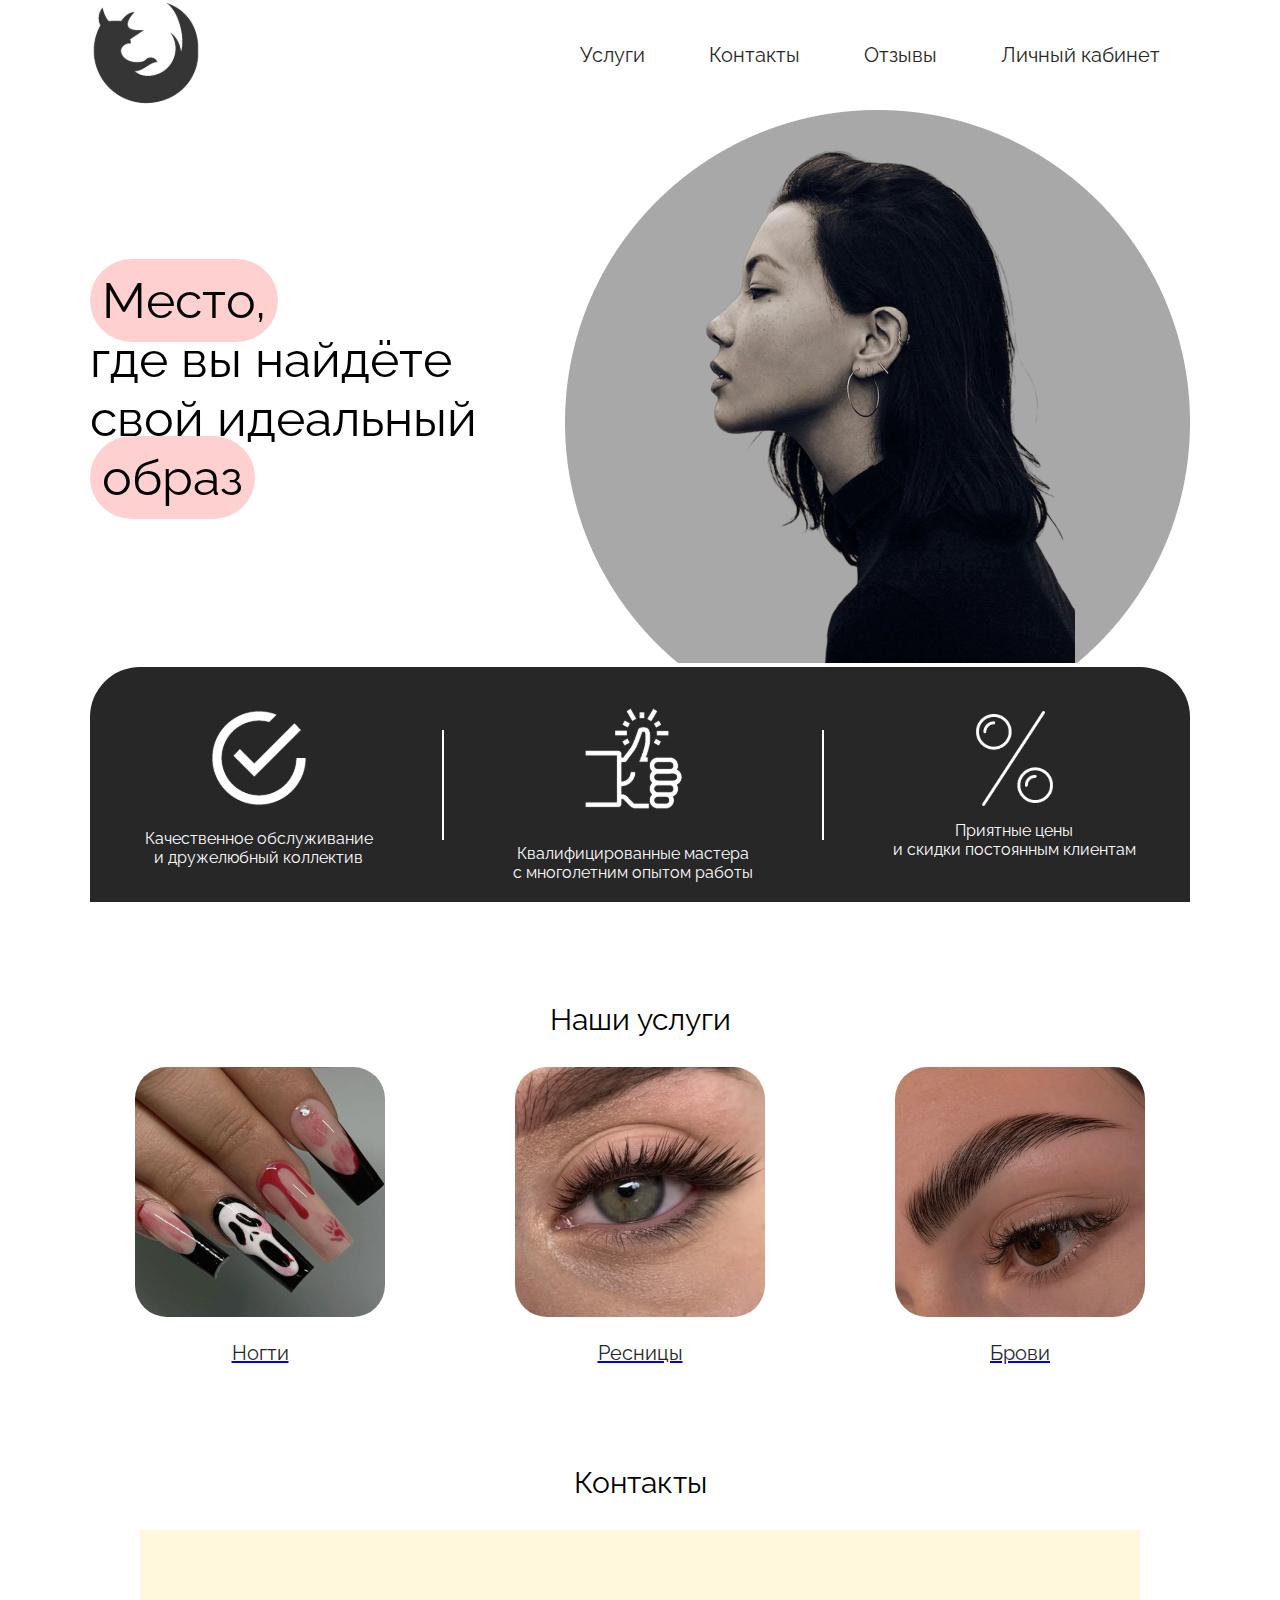
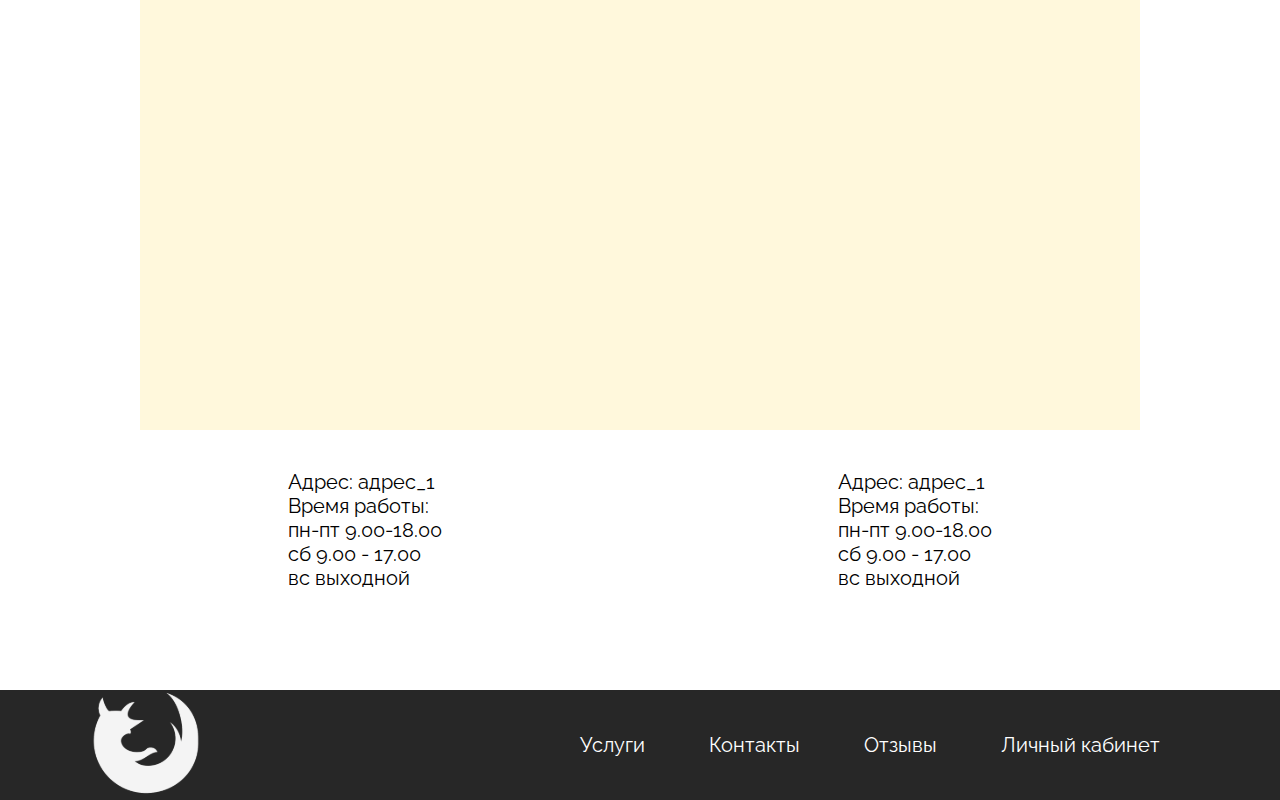
<file: index.html>
<!DOCTYPE html>
<html lang="en">

<head>
    <meta charset="UTF-8">
    <meta http-equiv="X-UA-Compatible" content="IE=edge">
    <meta name="viewport" content="width=device-width, initial-scale=1.0">
    <link rel="stylesheet" href="style.css">
    <title>Салон</title>
    <link rel="preconnect" href="https://fonts.googleapis.com">
    <link rel="preconnect" href="https://fonts.gstatic.com" crossorigin>
    <link href="https://fonts.googleapis.com/css2?family=Raleway:ital,wght@0,100..900;1,100..900&display=swap"
        rel="stylesheet">
</head>

<body>
    <header>
        <div class="container">
            <div class="head">
                <a href="index.html">
                    <div class="header__logo">
                        <img src="./img/logo__black.svg" alt="106x106" />
                    </div>
                </a>
                <nav>
                    <a href="#price" class="header__item">Услуги</a>
                    <a href="#contacts" class="header__item">Контакты</a>
                    <a href="reviews.html" class="header__item">Отзывы</a>
                    <a href="reg.html" class="header__item">Личный кабинет</a>
                </nav>
            </div>
        </div>
    </header>

    <section class="promo">
        <div class="container">
            <div class="container__promo">
                <div class="promo__title">
                    <p class="promo__d">
                        <span>Место,</span> <br>
                        где вы найдёте <br> свой идеальный<br><span>образ</span>
                    </p>
                </div>
                <div class="promo__circle-bg">
                    <img src="img/woman.png" alt="Картинка промо">
                </div>
            </div>


            <div class="info">
                <div class="info__items">
                    <div class="info__item">
                        <img id="ok" src="img/ok.svg" alt="ok">
                        <div class="desc">Качественное обслуживание <br>и дружелюбный коллектив</div>
                    </div>

                    <div class="devider"></div>

                    <div class="info__item">
                        <img id="ok" src="img/like.svg" alt="like">
                        <div class="desc">Квалифицированные мастера <br>с многолетним опытом работы</div>
                    </div>

                    <div class="devider"></div>

                    <div class="info__item">
                        <img id="ok" src="img/percent.svg" alt="percent">
                        <div class="desc">Приятные цены <br>и скидки постоянным клиентам</div>
                    </div>
                </div>
            </div>
        </div>
    </section>

    <section class="service" id="price">
        <div class="container">
            <div class="title">Наши услуги</div>
            <div class="items">
                <a href="nail.html">
                    <div class="item">
                        <div class="item__img">
                            <img src="img/nail.jpg" alt="" class="item__imgg">
                        </div>
                        <div class="item__descr">Ногти</div>
                    </div>
                </a>

                <a href="resn.html">
                    <div class="item">
                        <div class="item__img">
                            <img src="img/resniz.jpg" alt="" class="item__imgg">
                        </div>
                        <div class="item__descr">Ресницы</div>
                    </div>
                </a>

                <a href="brovki.html">
                    <div class="item">
                        <div class="item__img">
                            <img src="img/brovi.jpg" alt="" class="item__imgg">
                        </div>
                        <div class="item__descr">Брови</div>
                    </div>
                </a>
            </div>
        </div>
    </section>

    <section class="map" id="contacts">
        <div class="container">
            <div class="title">Контакты</div>
            <div class="mapp"></div>
            <div class="address">
                <div class="add">
                    Адрес: адрес_1 </br>
                    Время работы: </br>
                    пн-пт 9.00-18.00 </br>
                    сб 9.00 - 17.00 </br>
                    вс выходной </br>
                </div>
                <div class="add">
                    Адрес: адрес_1 </br>
                    Время работы: </br>
                    пн-пт 9.00-18.00 </br>
                    сб 9.00 - 17.00 </br>
                    вс выходной </br>
                </div>
            </div>
        </div>
    </section>

    <footer>
        <div class="container">
            <div class="foot">
                <a href="index.html">
                    <div class="logo">
                        <img src="./img/logo__white.svg" alt="106x106" />
                    </div>
                </a>
                <nav>
                    <a href="#price" class="footer__item">Услуги</a>
                    <a href="#contacts" class="footer__item">Контакты</a>
                    <a href="reviews.html" class="footer__item">Отзывы</a>
                    <a href="reg.html" class="footer__item">Личный кабинет</a>
                </nav>
            </div>
        </div>
    </footer>
</body>
</html>
</file>
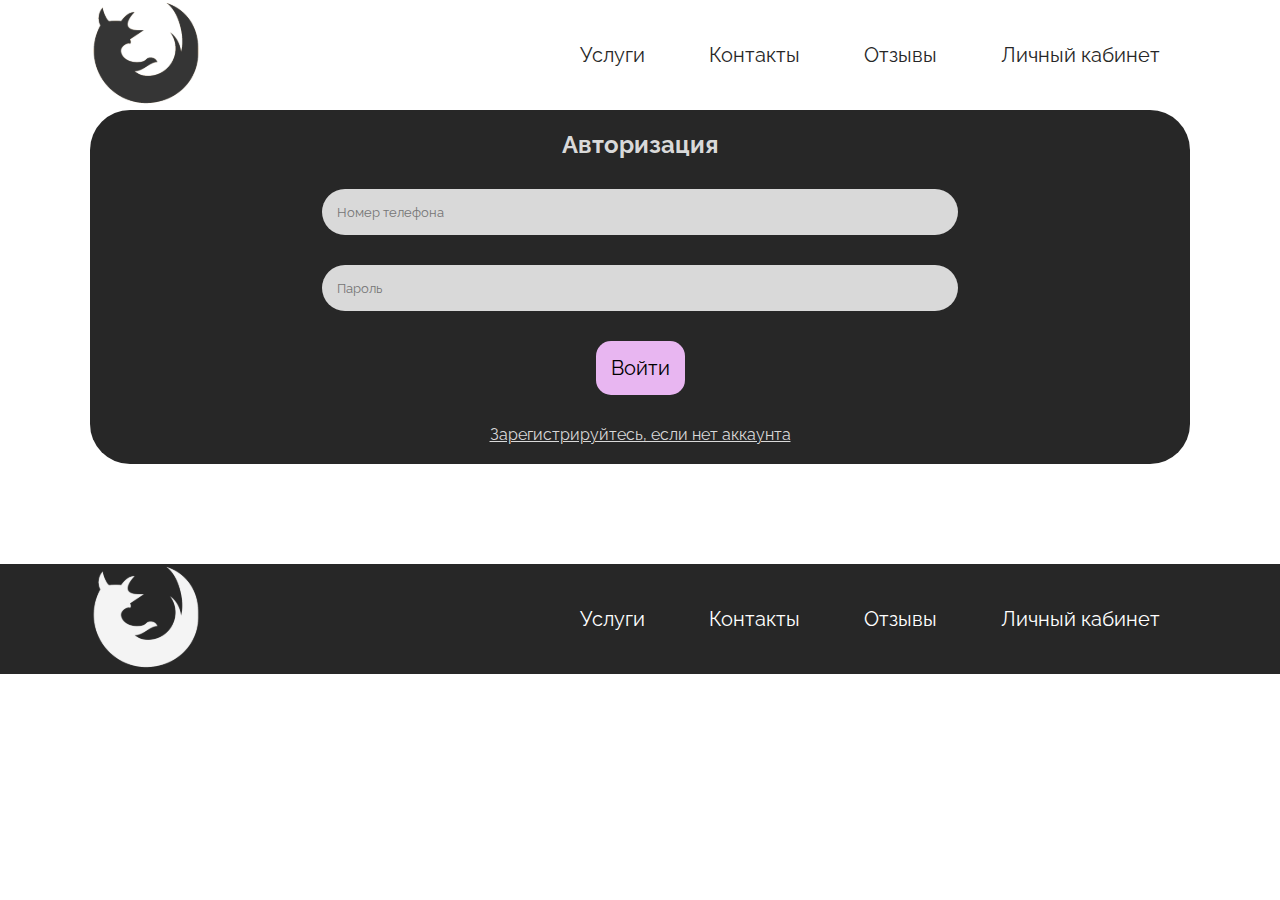
<file: avt.html>
<!DOCTYPE html>
<html lang="en">
<head>
    <meta charset="UTF-8">
    <meta http-equiv="X-UA-Compatible" content="IE=edge">
    <meta name="viewport" content="width=device-width, initial-scale=1.0">
    <link rel="stylesheet" href="style.css">
    <title>Салон</title>
    <link rel="preconnect" href="https://fonts.googleapis.com">
    <link rel="preconnect" href="https://fonts.gstatic.com" crossorigin>
    <link href="https://fonts.googleapis.com/css2?family=Raleway:ital,wght@0,100..900;1,100..900&display=swap" rel="stylesheet">
</head>
<body>
    <header>
        <div class="container">
            <div class="head">
                <a href="index.html">
                    <div class="header__logo">
                        <img src="./img/logo__black.svg" alt="106x106"/>
                    </div>
                </a>
                <nav>
                    <a href="#price" class="header__item">Услуги</a>
                    <a href="#contacts" class="header__item">Контакты</a>
                    <a href="reviews.html" class="header__item">Отзывы</a>
                    <a href="reg.html" class="header__item">Личный кабинет</a>
                </nav>
            </div>
        </div>
    </header>

    <section>
        <div class="container">
            <div class="reg">
                <h2 class="name__lk">Авторизация</h2>
                <input type="tel" name="" id="" placeholder="Номер телефона">
                <input type="password" name="" id="" placeholder="Пароль">
                <a href="lk.html"><button type="submit" class="btn__promo">Войти</button></a>
                <p><a href="reg.html" class="link">Зарегистрируйтесь, если нет аккаунта</a></p>
            </div>
        </div>
    </section>

    <footer>
        <div class="container">
            <div class="foot">
                <a href="index.html">
                    <div class="logo">
                        <img src="./img/logo__white.svg" alt="106x106"/>
                    </div>
                </a>
                <nav>
                    <a href="#price" class="footer__item">Услуги</a>
                    <a href="#contacts" class="footer__item">Контакты</a>
                    <a href="reviews.html" class="footer__item">Отзывы</a>
                    <a href="reg.html" class="footer__item">Личный кабинет</a>
                </nav>
            </div>
        </div>
    </footer>
    
</body>
</html>
</file>
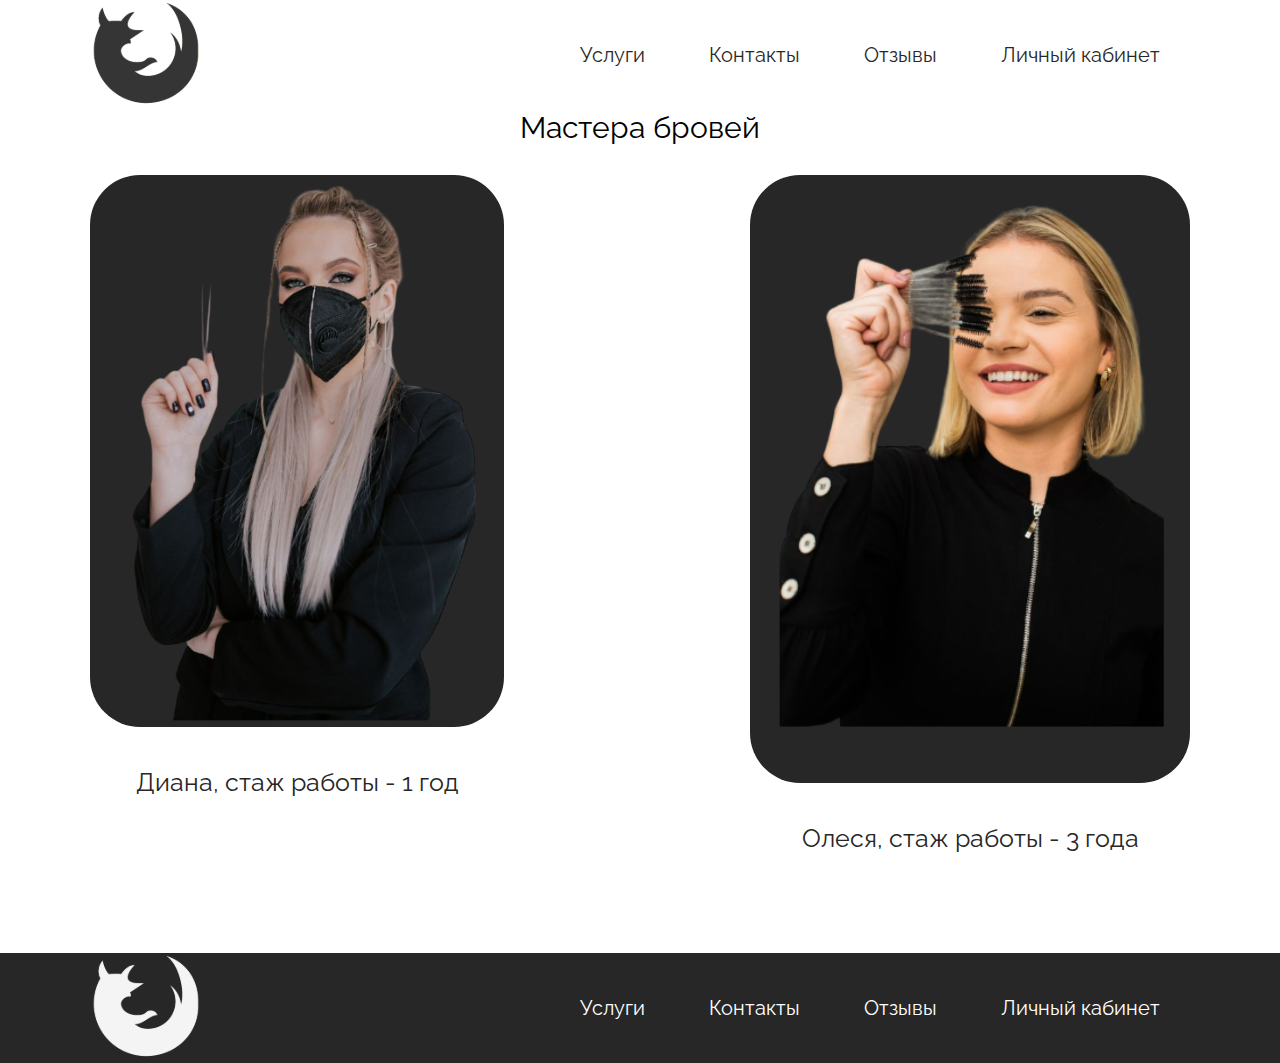
<file: brovki.html>
<!DOCTYPE html>
<html lang="en">
<head>
    <meta charset="UTF-8">
    <meta http-equiv="X-UA-Compatible" content="IE=edge">
    <meta name="viewport" content="width=device-width, initial-scale=1.0">
    <link rel="stylesheet" href="style.css">
    <title>Салон</title>
    <link rel="preconnect" href="https://fonts.googleapis.com">
<link rel="preconnect" href="https://fonts.gstatic.com" crossorigin>
<link href="https://fonts.googleapis.com/css2?family=Raleway:ital,wght@0,100..900;1,100..900&display=swap" rel="stylesheet">
</head>
<body>
    <header>
        <div class="container">
            <div class="head">
                <a href="index.html">
                    <div class="header__logo">
                        <img src="./img/logo__black.svg" alt="106x106"/>
                    </div>
                </a>
                <nav>
                    <a href="index.html" class="header__item">Услуги</a>
                    <a href="index.html" class="header__item">Контакты</a>
                    <a href="reviews.html" class="header__item">Отзывы</a>
                    <a href="reg.html" class="header__item">Личный кабинет</a>
                </nav>
            </div>
        </div>
    </header>

<section class="servis">
    <div class="container">
        <div class="title">Мастера бровей</div>
        <div class="masters">
            <div class="master">
                <div class="master__info">
                    <img src="img/diana.svg" alt="" class="master__img">
                </div>
                <div class="master__name">Диана, стаж работы - 1 год</div>
            </div>

            <div class="master">
                <div class="master__info">
                    <img src="img/olesy.svg" alt="" class="master__img">
                </div>
                <div class="master__name">Олеся, стаж работы - 3 года</div>
            </div>
        </div>
    </div>
</section>

    <footer>
        <div class="container">
            <div class="foot">
                <a href="index.html">
                    <div class="logo">
                        <img src="./img/logo__white.svg" alt="106x106"/>
                    </div>
                </a>
                <nav>
                    <a href="index.html" class="footer__item">Услуги</a>
                    <a href="index.html" class="footer__item">Контакты</a>
                    <a href="reviews.html" class="footer__item">Отзывы</a>
                    <a href="reg.html" class="footer__item">Личный кабинет</a>
                </nav>
            </div>
        </div>
    </footer>
    
</body>
</html>
</file>
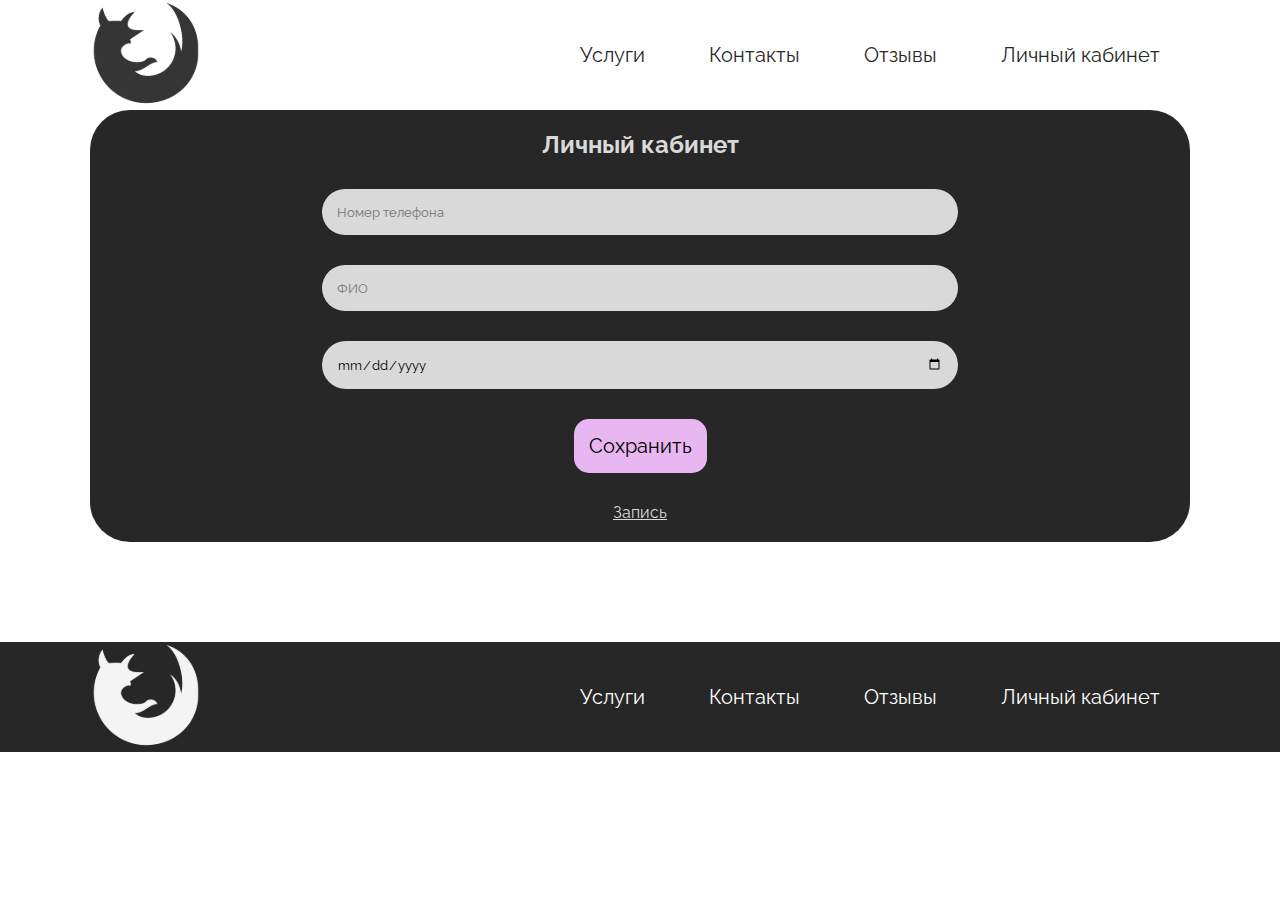
<file: lk.html>
<!DOCTYPE html>
<html lang="en">
<head>
    <meta charset="UTF-8">
    <meta http-equiv="X-UA-Compatible" content="IE=edge">
    <meta name="viewport" content="width=device-width, initial-scale=1.0">
    <link rel="stylesheet" href="style.css">
    <title>Салон</title>
    <link rel="preconnect" href="https://fonts.googleapis.com">
    <link rel="preconnect" href="https://fonts.gstatic.com" crossorigin>
    <link href="https://fonts.googleapis.com/css2?family=Raleway:ital,wght@0,100..900;1,100..900&display=swap" rel="stylesheet">
</head>
<body>
    <header>
        <div class="container">
            <div class="head">
                <a href="index.html">
                    <div class="header__logo">
                        <img src="./img/logo__black.svg" alt="106x106"/>
                    </div>
                </a>
                <nav>
                    <a href="#price" class="header__item">Услуги</a>
                    <a href="#contacts" class="header__item">Контакты</a>
                    <a href="reviews.html" class="header__item">Отзывы</a>
                    <a href="reg.html" class="header__item">Личный кабинет</a>
                </nav>
            </div>
        </div>
    </header>

    <section>
        <div class="container">
            <div class="reg">
                <h2 class="name__lk">Личный кабинет</h2>
                <input type="tel" name="" id="" placeholder="Номер телефона">
                <input type="text" name="" id="" placeholder="ФИО">
                <input type="date" name="" id="" placeholder="День рождение">
                <button type="submit" class="btn__promo">Сохранить</button>
                <p><a href="recording.html" class="link">Запись</a></p>
            </div>
        </div>
    </section>

    <footer>
        <div class="container">
            <div class="foot">
                <a href="index.html">
                    <div class="logo">
                        <img src="./img/logo__white.svg" alt="106x106"/>
                    </div>
                </a>
                <nav>
                    <a href="#price" class="footer__item">Услуги</a>
                    <a href="#contacts" class="footer__item">Контакты</a>
                    <a href="reviews.html" class="footer__item">Отзывы</a>
                    <a href="reg.html" class="footer__item">Личный кабинет</a>
                </nav>
            </div>
        </div>
    </footer>
    
</body>
</html>
</file>
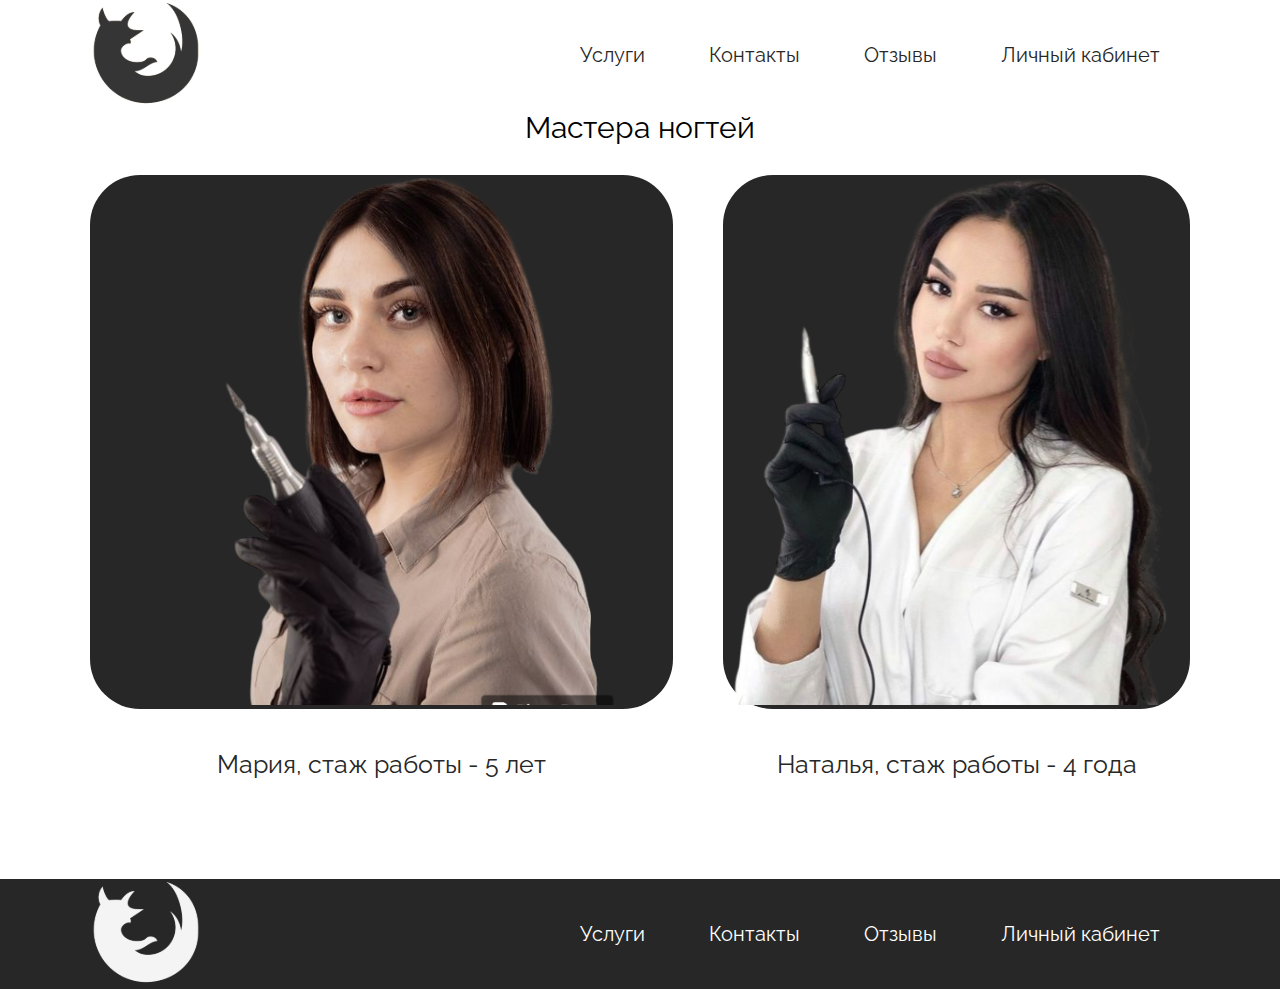
<file: nail.html>
<!DOCTYPE html>
<html lang="en">
<head>
    <meta charset="UTF-8">
    <meta http-equiv="X-UA-Compatible" content="IE=edge">
    <meta name="viewport" content="width=device-width, initial-scale=1.0">
    <link rel="stylesheet" href="style.css">
    <title>Салон</title>
    <link rel="preconnect" href="https://fonts.googleapis.com">
<link rel="preconnect" href="https://fonts.gstatic.com" crossorigin>
<link href="https://fonts.googleapis.com/css2?family=Raleway:ital,wght@0,100..900;1,100..900&display=swap" rel="stylesheet">
</head>
<body>
    <header>
        <div class="container">
            <div class="head">
                <a href="index.html">
                    <div class="header__logo">
                        <img src="./img/logo__black.svg" alt="106x106"/>
                    </div>
                </a>
                <nav>
                    <a href="index.html" class="header__item">Услуги</a>
                    <a href="index.html" class="header__item">Контакты</a>
                    <a href="reviews.html" class="header__item">Отзывы</a>
                    <a href="reg.html" class="header__item">Личный кабинет</a>
                </nav>
            </div>
        </div>
    </header>

<section class="servis">
    <div class="container">
        <div class="title">Мастера ногтей</div>
        <div class="masters">
            <div class="master">
                <div class="master__info">
                    <img src="img/maria.svg" alt="" class="master__img">
                </div>
                <div class="master__name">Мария, стаж работы - 5 лет</div>
            </div>

            <div class="master">
                <div class="master__info">
                    <img src="img/nataly.svg" alt="" class="master__img">
                </div>
                <div class="master__name">Наталья, стаж работы - 4 года</div>
            </div>
        </div>
    </div>
</section>

    <footer>
        <div class="container">
            <div class="foot">
                <a href="index.html">
                    <div class="logo">
                        <img src="./img/logo__white.svg" alt="106x106"/>
                    </div>
                </a>
                <nav>
                    <a href="index.html" class="footer__item">Услуги</a>
                    <a href="index.html" class="footer__item">Контакты</a>
                    <a href="reviews.html" class="footer__item">Отзывы</a>
                    <a href="reg.html" class="footer__item">Личный кабинет</a>
                </nav>
            </div>
        </div>
    </footer>
    
</body>
</html>
</file>
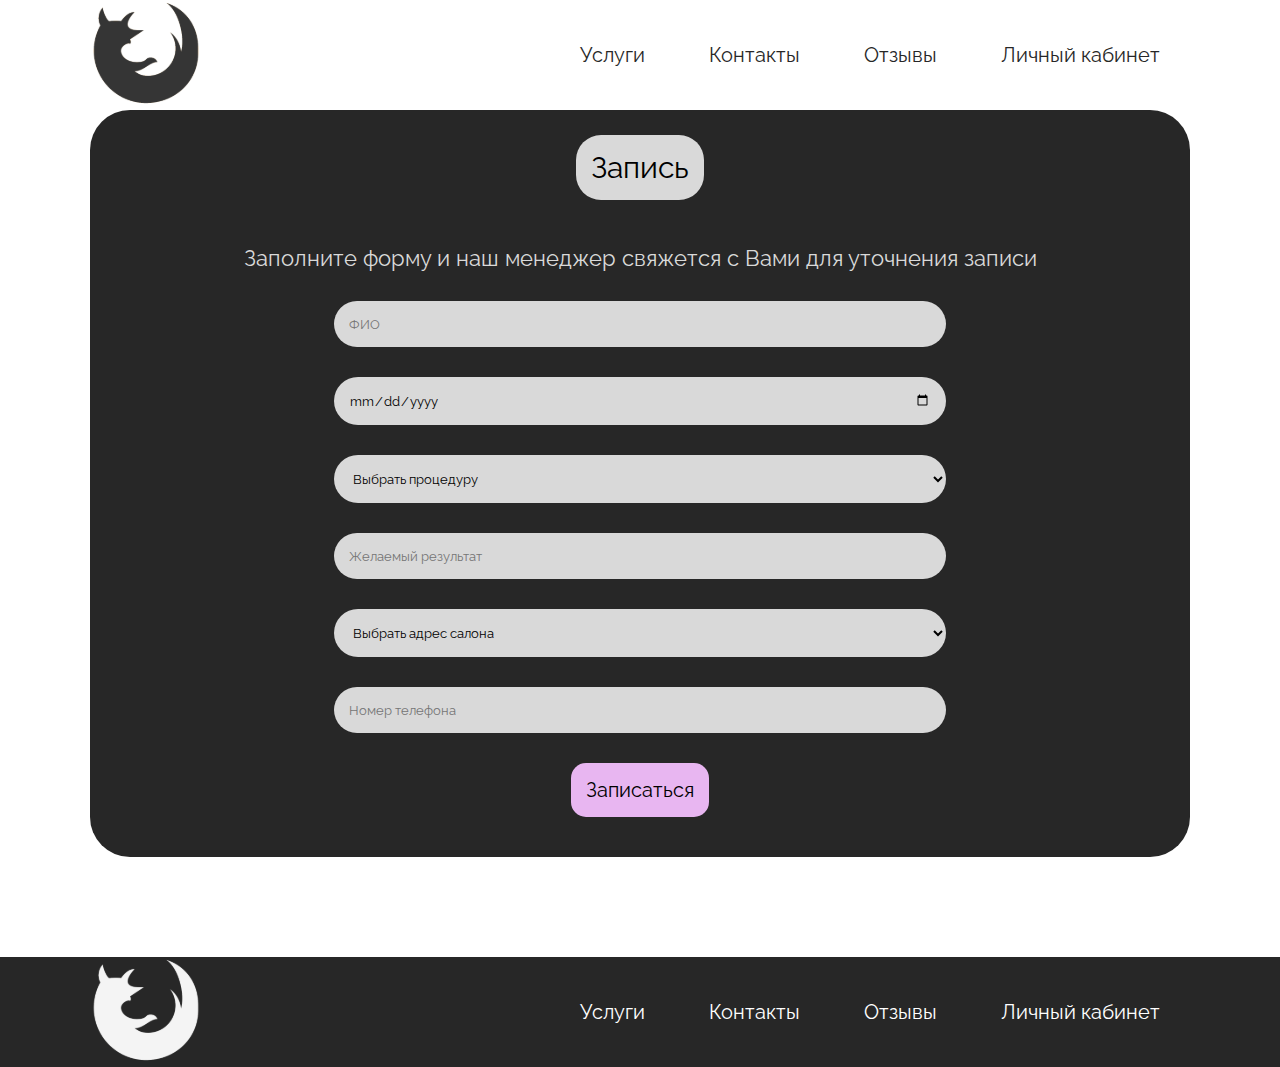
<file: recording.html>
<!DOCTYPE html>
<html lang="en">

<head>
    <meta charset="UTF-8">
    <meta http-equiv="X-UA-Compatible" content="IE=edge">
    <meta name="viewport" content="width=device-width, initial-scale=1.0">
    <link rel="stylesheet" href="style.css">
    <title>Салон</title>
    <link rel="preconnect" href="https://fonts.googleapis.com">
    <link rel="preconnect" href="https://fonts.gstatic.com" crossorigin>
    <link href="https://fonts.googleapis.com/css2?family=Raleway:ital,wght@0,100..900;1,100..900&display=swap"
        rel="stylesheet">
</head>

<body>
    <header>
        <div class="container">
            <div class="head">
                <a href="index.html">
                    <div class="header__logo">
                        <img src="./img/logo__black.svg" alt="106x106" />
                    </div>
                </a>
                <nav>
                    <a href="#price" class="header__item">Услуги</a>
                    <a href="#contacts" class="header__item">Контакты</a>
                    <a href="reviews.html" class="header__item">Отзывы</a>
                    <a href="reg.html" class="header__item">Личный кабинет</a>
                </nav>
            </div>
        </div>
    </header>

    <section>
        <div class="container">
            <div class="record">
                <div class="title"><span class="grey">Запись</span></div>
                <p class="record__text">Заполните форму и наш менеджер свяжется с Вами для уточнения записи</p>
                <input type="text" name="ФИО" id="" placeholder="ФИО">
                <input type="date" name="ФИО" id="" placeholder="Дата">
                <select name="Процедура" id="">
                    <option value="">Выбрать процедуру</option>
                    <option value="dog">Ногти</option>
                    <option value="cat">Брови</option>
                    <option value="hamster">Ресницы</option>
                </select>
                <input type="text" name="Желаемый результат" id="" placeholder="Желаемый результат">
                <select name="Адреса" id="">
                    <option value="">Выбрать адрес салона</option>
                    <option value="dog">Адрес 1</option>
                    <option value="cat">Адрес 2</option>
                </select>
                <input type="tel" name="Номер телефона" id="" placeholder="Номер телефона">
                <button type="submit" class="btn__promo">Записаться</button>

            </div>
        </div>
    </section>

    <footer>
        <div class="container">
            <div class="foot">
                <a href="index.html">
                    <div class="logo">
                        <img src="./img/logo__white.svg" alt="106x106" />
                    </div>
                </a>
                <nav>
                    <a href="#price" class="footer__item">Услуги</a>
                    <a href="#contacts" class="footer__item">Контакты</a>
                    <a href="reviews.html" class="footer__item">Отзывы</a>
                    <a href="reg.html" class="footer__item">Личный кабинет</a>
                </nav>
            </div>
        </div>
    </footer>

</body>

</html>
</file>
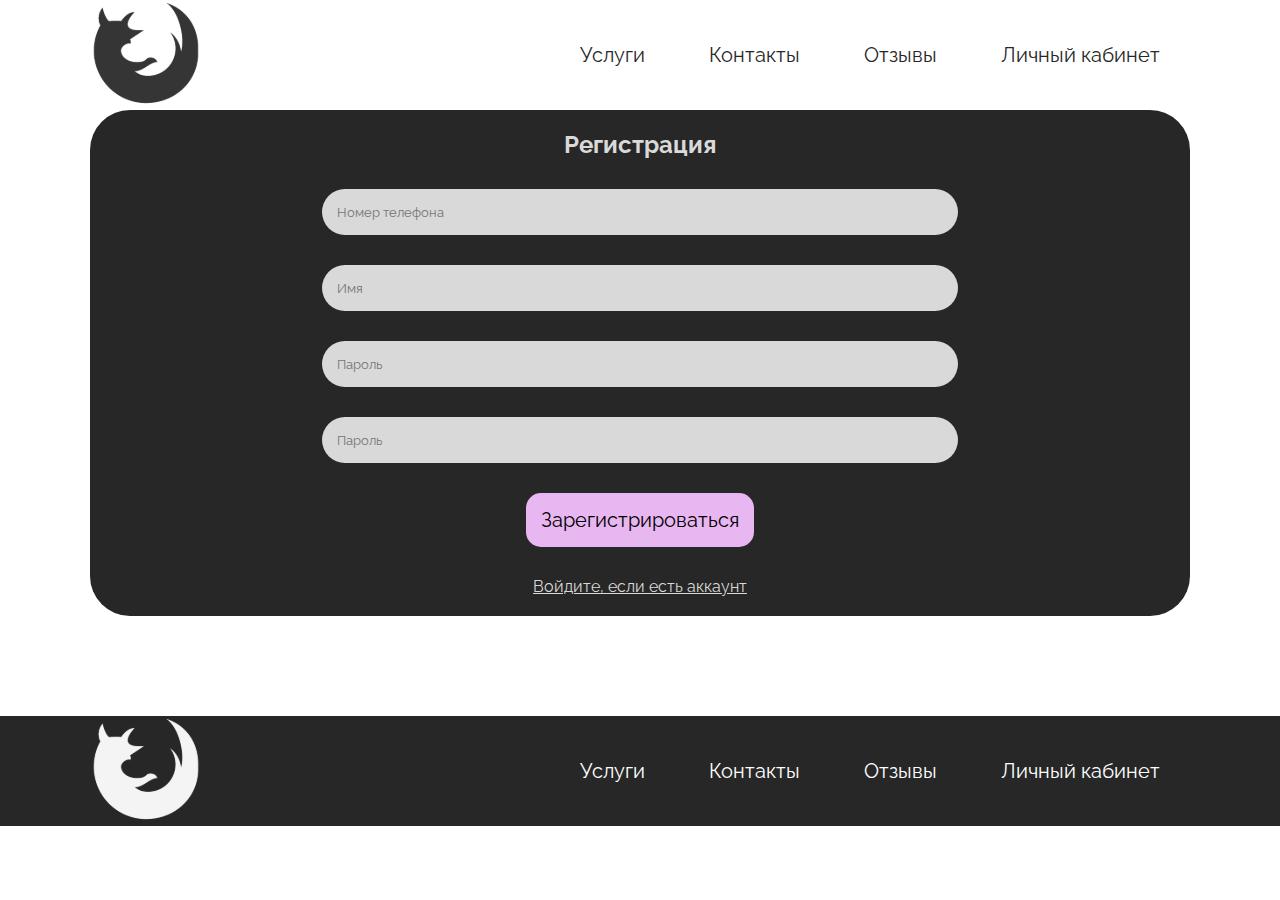
<file: reg.html>
<!DOCTYPE html>
<html lang="en">
<head>
    <meta charset="UTF-8">
    <meta http-equiv="X-UA-Compatible" content="IE=edge">
    <meta name="viewport" content="width=device-width, initial-scale=1.0">
    <link rel="stylesheet" href="style.css">
    <title>Салон</title>
    <link rel="preconnect" href="https://fonts.googleapis.com">
    <link rel="preconnect" href="https://fonts.gstatic.com" crossorigin>
    <link href="https://fonts.googleapis.com/css2?family=Raleway:ital,wght@0,100..900;1,100..900&display=swap" rel="stylesheet">
</head>
<body>
    <header>
        <div class="container">
            <div class="head">
                <a href="index.html">
                    <div class="header__logo">
                        <img src="./img/logo__black.svg" alt="106x106"/>
                    </div>
                </a>
                <nav>
                    <a href="#price" class="header__item">Услуги</a>
                    <a href="#contacts" class="header__item">Контакты</a>
                    <a href="reviews.html" class="header__item">Отзывы</a>
                    <a href="reg.html" class="header__item">Личный кабинет</a>
                </nav>
            </div>
        </div>
    </header>

    <section>
        <div class="container">
            <div class="reg">
                <h2 class="name__lk">Регистрация</h2>
                <input type="tel" name="" id="" placeholder="Номер телефона">
                <input type="text" name="" id="" placeholder="Имя">
                <input type="password" name="" id="" placeholder="Пароль">
                <input type="password" name="" id="" placeholder="Пароль">
                <a href="lk.html"><button type="submit" class="btn__promo">Зарегистрироваться</button></a>
                <p><a href="avt.html" class="link">Войдите, если есть аккаунт</a></p>
            </div>
        </div>
    </section>

    <footer>
        <div class="container">
            <div class="foot">
                <a href="index.html">
                    <div class="logo">
                        <img src="./img/logo__white.svg" alt="106x106"/>
                    </div>
                </a>
                <nav>
                    <a href="#price" class="footer__item">Услуги</a>
                    <a href="#contacts" class="footer__item">Контакты</a>
                    <a href="reviews.html" class="footer__item">Отзывы</a>
                    <a href="reg.html" class="footer__item">Личный кабинет</a>
                </nav>
            </div>
        </div>
    </footer>
    
</body>
</html>
</file>
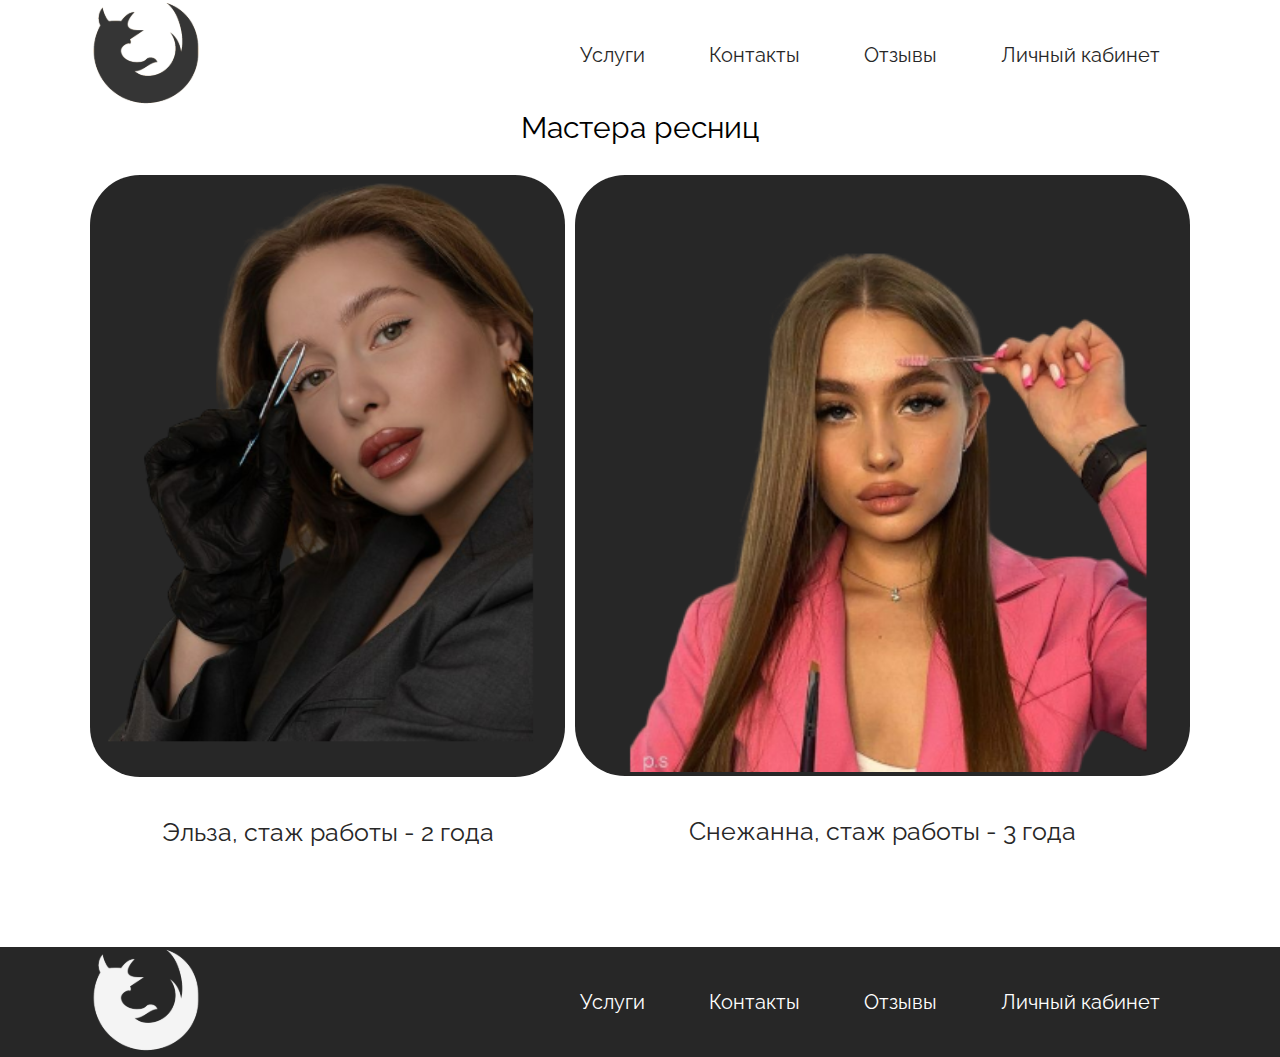
<file: resn.html>
<!DOCTYPE html>
<html lang="en">
<head>
    <meta charset="UTF-8">
    <meta http-equiv="X-UA-Compatible" content="IE=edge">
    <meta name="viewport" content="width=device-width, initial-scale=1.0">
    <link rel="stylesheet" href="style.css">
    <title>Салон</title>
    <link rel="preconnect" href="https://fonts.googleapis.com">
<link rel="preconnect" href="https://fonts.gstatic.com" crossorigin>
<link href="https://fonts.googleapis.com/css2?family=Raleway:ital,wght@0,100..900;1,100..900&display=swap" rel="stylesheet">
</head>
<body>
    <header>
        <div class="container">
            <div class="head">
                <a href="index.html">
                    <div class="header__logo">
                        <img src="./img/logo__black.svg" alt="106x106"/>
                    </div>
                </a>
                <nav>
                    <a href="index.html" class="header__item">Услуги</a>
                    <a href="index.html" class="header__item">Контакты</a>
                    <a href="reviews.html" class="header__item">Отзывы</a>
                    <a href="reg.html" class="header__item">Личный кабинет</a>
                </nav>
            </div>
        </div>
    </header>

<section class="servis">
    <div class="container">
        
        <div class="title">Мастера ресниц</div>
        <div class="masters">
            <div class="master">
                <div class="master__info">
                    <img src="img/elsa.svg" alt="" class="master__img">
                </div>
                <div class="master__name">Эльза, стаж работы - 2 года</div>
            </div>

            <div class="master">
                <div class="master__info">
                    <img src="img/snow.svg" alt="" class="master__img">
                </div>
                <div class="master__name">Снежанна, стаж работы - 3 года</div>
            </div>
        </div>
    </div>
</section>

    <footer>
        <div class="container">
            <div class="foot">
                <a href="index.html">
                    <div class="logo">
                        <img src="./img/logo__white.svg" alt="106x106"/>
                    </div>
                </a>
                <nav>
                    <a href="index.html" class="footer__item">Услуги</a>
                    <a href="index.html" class="footer__item">Контакты</a>
                    <a href="reviews.html" class="footer__item">Отзывы</a>
                    <a href="reg.html" class="footer__item">Личный кабинет</a>
                </nav>
            </div>
        </div>
    </footer>
    
</body>
</html>
</file>
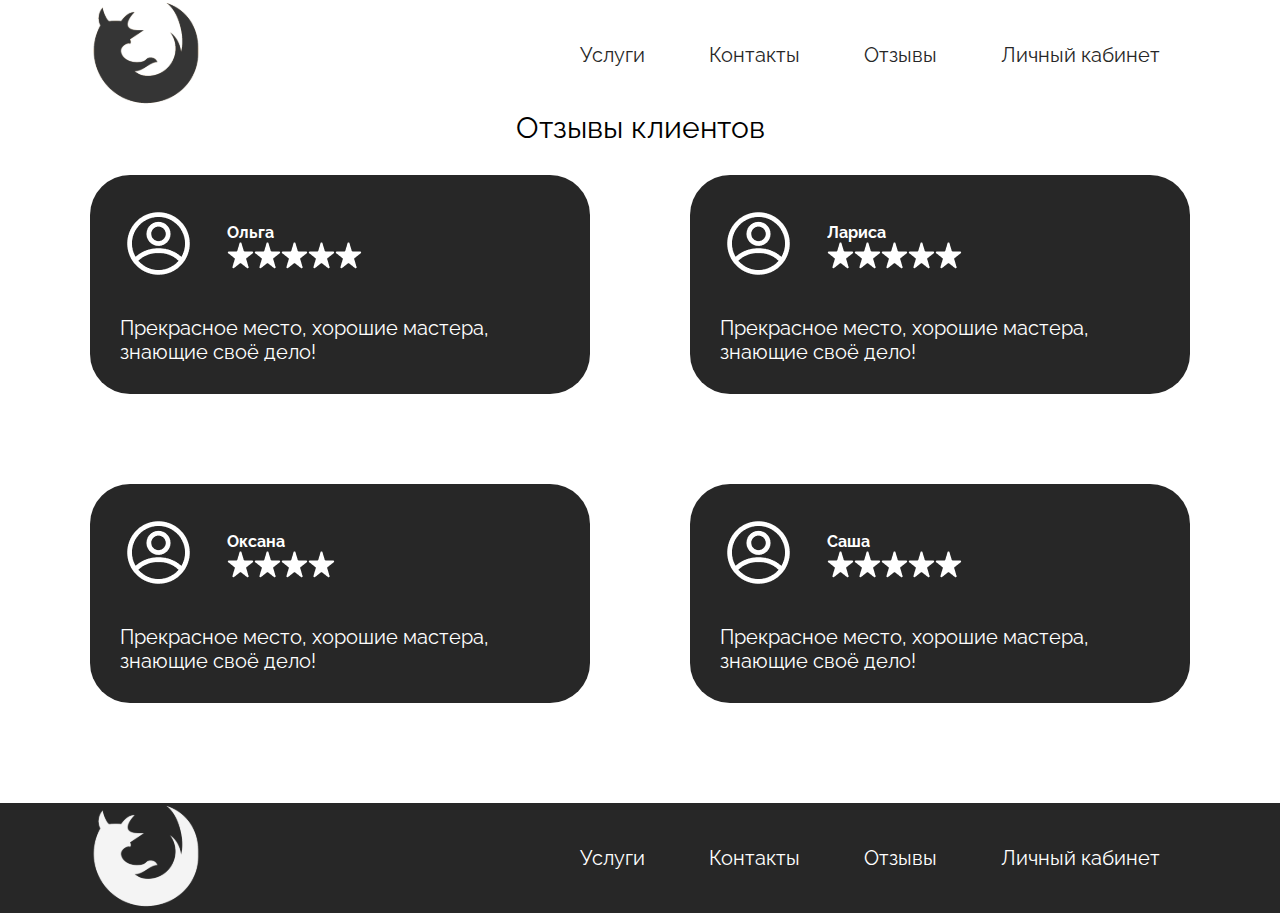
<file: reviews.html>
<!DOCTYPE html>
<html lang="en">
<head>
    <meta charset="UTF-8">
    <meta http-equiv="X-UA-Compatible" content="IE=edge">
    <meta name="viewport" content="width=device-width, initial-scale=1.0">
    <link rel="stylesheet" href="style.css">
    <title>Салон</title>
    <link rel="preconnect" href="https://fonts.googleapis.com">
    <link rel="preconnect" href="https://fonts.gstatic.com" crossorigin>
    <link href="https://fonts.googleapis.com/css2?family=Raleway:ital,wght@0,100..900;1,100..900&display=swap" rel="stylesheet">
</head>
<body>
    <header>
        <div class="container">
            <div class="head">
                <a href="index.html">
                    <div class="header__logo">
                        <img src="./img/logo__black.svg" alt="106x106"/>
                    </div>
                </a>
                <nav>
                    <a href="index.html" class="header__item">Услуги</a>
                    <a href="index.html" class="header__item">Контакты</a>
                    <a href="reviews.html" class="header__item">Отзывы</a>
                    <a href="reg.html" class="header__item">Личный кабинет</a>
                </nav>
            </div>
        </div>
    </header>

<section class="servis">
    <div class="container">
        <div class="title">Отзывы клиентов</div>
        <div class="reviews">
            <div class="review">
                <div class="profil">
                    <div>
                        <img src="img/user.png" alt="" class="">
                    </div>
                    <div class="name__stars">
                        <h4>Ольга</h4>
                        <div class="stars">
                            <img src="img/star.png" alt="">
                            <img src="img/star.png" alt="">
                            <img src="img/star.png" alt="">
                            <img src="img/star.png" alt="">
                            <img src="img/star.png" alt="">
                        </div>
                    </div>
                </div>
                <div class="pr__text">Прекрасное место, хорошие мастера, знающие своё дело!</div>
            </div>

            <div class="review">
                <div class="profil">
                    <div>
                        <img src="img/user.png" alt="" class="">
                    </div>
                    <div class="name__stars">
                        <h4>Лариса</h4>
                        <div class="stars">
                            <img src="img/star.png" alt="">
                            <img src="img/star.png" alt="">
                            <img src="img/star.png" alt="">
                            <img src="img/star.png" alt="">
                            <img src="img/star.png" alt="">
                        </div>
                    </div>
                </div>
                <div class="pr__text">Прекрасное место, хорошие мастера, знающие своё дело!</div>
            </div>

            <div class="review">
                <div class="profil">
                    <div>
                        <img src="img/user.png" alt="" class="">
                    </div>
                    <div class="name__stars">
                        <h4>Оксана</h4>
                        <div class="stars">
                            <img src="img/star.png" alt="">
                            <img src="img/star.png" alt="">
                            <img src="img/star.png" alt="">
                            <img src="img/star.png" alt="">
                        </div>
                    </div>
                </div>
                <div class="pr__text">Прекрасное место, хорошие мастера, знающие своё дело!</div>
            </div>

            <div class="review">
                <div class="profil">
                    <div>
                        <img src="img/user.png" alt="" class="">
                    </div>
                    <div class="name__stars">
                        <h4>Саша</h4>
                        <div class="stars">
                            <img src="img/star.png" alt="">
                            <img src="img/star.png" alt="">
                            <img src="img/star.png" alt="">
                            <img src="img/star.png" alt="">
                            <img src="img/star.png" alt="">
                        </div>
                    </div>
                </div>
                <div class="pr__text">Прекрасное место, хорошие мастера, знающие своё дело!</div>
            </div>
        </div>
    </div>
</section>

    <footer>
        <div class="container">
            <div class="foot">
                <a href="index.html">
                    <div class="logo">
                        <img src="./img/logo__white.svg" alt="106x106"/>
                    </div>
                </a>
                <nav>
                    <a href="index.html" class="footer__item">Услуги</a>
                    <a href="index.html" class="footer__item">Контакты</a>
                    <a href="reviews.html" class="footer__item">Отзывы</a>
                    <a href="reg.html" class="footer__item">Личный кабинет</a>
                </nav>
            </div>
        </div>
    </footer>
    
</body>
</html>
</file>
<file: style.css>
* {
    margin: 0;
    padding: 0;
    box-sizing: border-box;
    font-family: "Raleway";
}

.container {
    max-width: 1100px;
    margin: 0 auto;
}

.head, .foot {
    display: flex;
    flex-direction: row;
    align-items: center;
    justify-content: space-between;
}

.header__item {
    color: #272727;
    font-size: 20px;
    text-decoration: none;
    margin: 0 30px;
}

.footer__item {
    color: #ffffff;
    font-size: 20px;
    text-decoration: none;
    margin: 0 30px;
}

footer {
    background-color: #272727;
    margin-top: 100px;
}

.container__promo {
    display: flex;
    flex-direction: row;
    align-items: center;
    justify-content: space-between;
}

.info {
    background-color: #272727;
    border-radius: 50px 50px 0 0;
    padding: 20px;
}

.info__items {
    display: flex;
    flex-direction: row;
    align-items: center;
    justify-content: space-around;
}

.service, .map {
    margin-top: 100px;
}

.info__item {
    display: flex;
    flex-direction: column;
    align-items: center;
    gap: 15px;
}

.item__descr {
    font-size: 20px;
    color: #272727;
    text-decoration: none;
}

.items {
    display: flex;
    flex-direction: row;
    justify-content: space-around;
    gap: 40px;
}

.item__imgg {
    max-width: 250px;
    border-radius: 32px;
}

.desc {
    color: #ffffff;
    text-align: center;
}

.devider {
    background-color: rgb(255, 255, 255);
    width: 2px;
    height: 110px;
}

.item {
    display: flex;
    flex-direction: column;
    align-items: center;
    gap: 20px;
}

.title {
    font-size: 30px;
    text-align: center;
    margin-bottom: 30px;
}

.mapp {
    width: 1000px;
    height: 500px;
    background-color: cornsilk;
    display: flex;
    margin: 0 auto;
}

.address {
    display: flex;
    flex-direction: row;
    justify-content: space-around;
    margin-top: 40px;
}

.promo__d {
    font-size: 50px;
}

span {
    background-color: #FFD0D0;
    padding: 12px;
    border-radius: 50px;
}

.add {
    font-size: 20px;
}

.master__info {
    background-color: #272727;
    border-radius: 50px;
}

.master {
    display: flex;
    flex-direction: column;
    align-items: center;
}

.masters {
    display: flex;
    flex-direction: row;
    justify-content: space-between;
}

.master__name {
    font-size: 25px;
    color: #272727;
    margin-top: 40px;
}

.review {
    background-color: #272727;
    padding: 30px;
    border-radius: 40px;
    display: flex;
    flex-direction: column;
    gap: 30px;
    max-width: 500px;
}

.profil {
    display: flex;
    flex-direction: row;
    align-items: center;
    gap: 30px;
}

.name__stars {
    display: flex;
    flex-direction: column;
   
}

h4 {
    color: #ffffff;
}
.pr__text {
    color: #ffffff;
    font-size: 20px;
}

.stars {
    display: flex;
    flex-direction: row;
}

.reviews {
    display: flex;
    flex-direction: row;
    flex-wrap: wrap;
    justify-content: space-between;
    gap: 90px;
}

.record {
    background-color: #272727;
    border-radius: 40px;
    display: flex;
    flex-direction: column;
    align-items: center;
    gap: 30px;
    padding: 40px;
}

.record__text {
    color: #D9D9D9;
    font-size: 22px;
}

.grey {
    background-color: #D9D9D9;
    padding: 15px;
    border-radius: 25px;
}

input, select {
    background-color: #D9D9D9;
    padding: 15px;
    border-radius: 25px;
    width: 60%;
    border: none;
}

.reg {
    display: flex;
    flex-direction: column;
    align-items: center;
    gap: 30px;
    background-color: #272727;
    border-radius: 40px;
    padding: 20px;
}

.btn__promo {
    padding: 15px;
    border-radius: 15px;
    background-color: #e8b6f1;
    font-size: 20px;
    border: none;
}

/* .link {
    color: #272727; */


.name__lk, .link {
    color: #D9D9D9;
}
</file>
